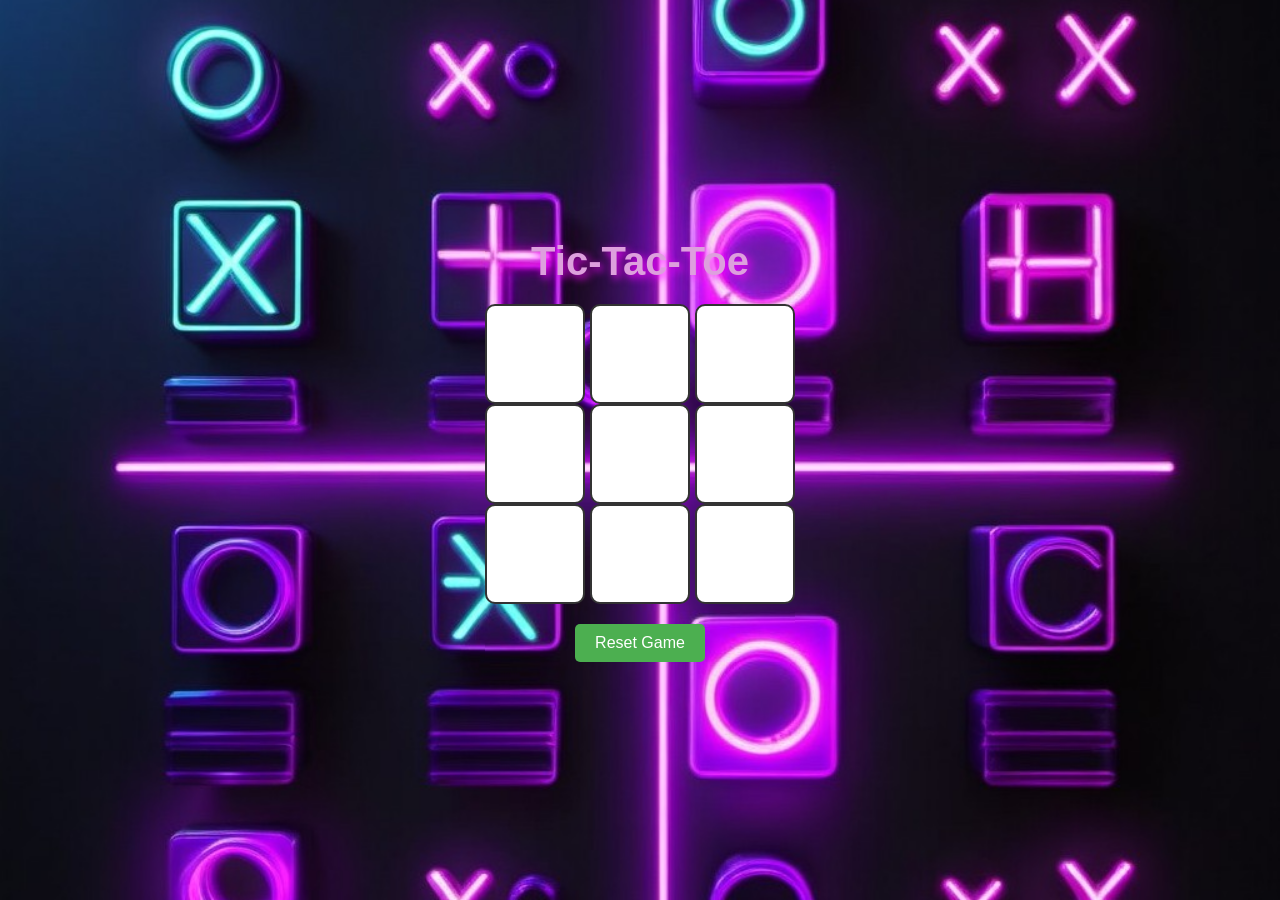
<file: index.html>
<!DOCTYPE html>
<html lang="en">

<head>
  <meta charset="UTF-8">
  <meta name="viewport" content="width=device-width, initial-scale=1.0">
  <title>Tic-Tac-Toe Game</title>
  <link rel="stylesheet" href="style.css">
</head>

<body>
  <div class="container">
    <h1>Tic-Tac-Toe</h1>
    <div class="board">
      <div class="row">
        <button class="cell" id="cell-0"></button>
        <button class="cell" id="cell-1"></button>
        <button class="cell" id="cell-2"></button>
      </div>
      <div class="row">
        <button class="cell" id="cell-3"></button>
        <button class="cell" id="cell-4"></button>
        <button class="cell" id="cell-5"></button>
      </div>
      <div class="row">
        <button class="cell" id="cell-6"></button>
        <button class="cell" id="cell-7"></button>
        <button class="cell" id="cell-8"></button>
      </div>
    </div>
    <div class="status">
      <p id="message" class="message-box">Player X's turn</p>
      <button id="resetButton">Reset Game</button>
    </div>
  </div>

  <script src="script.js"></script>
</body>

</html>
</file>
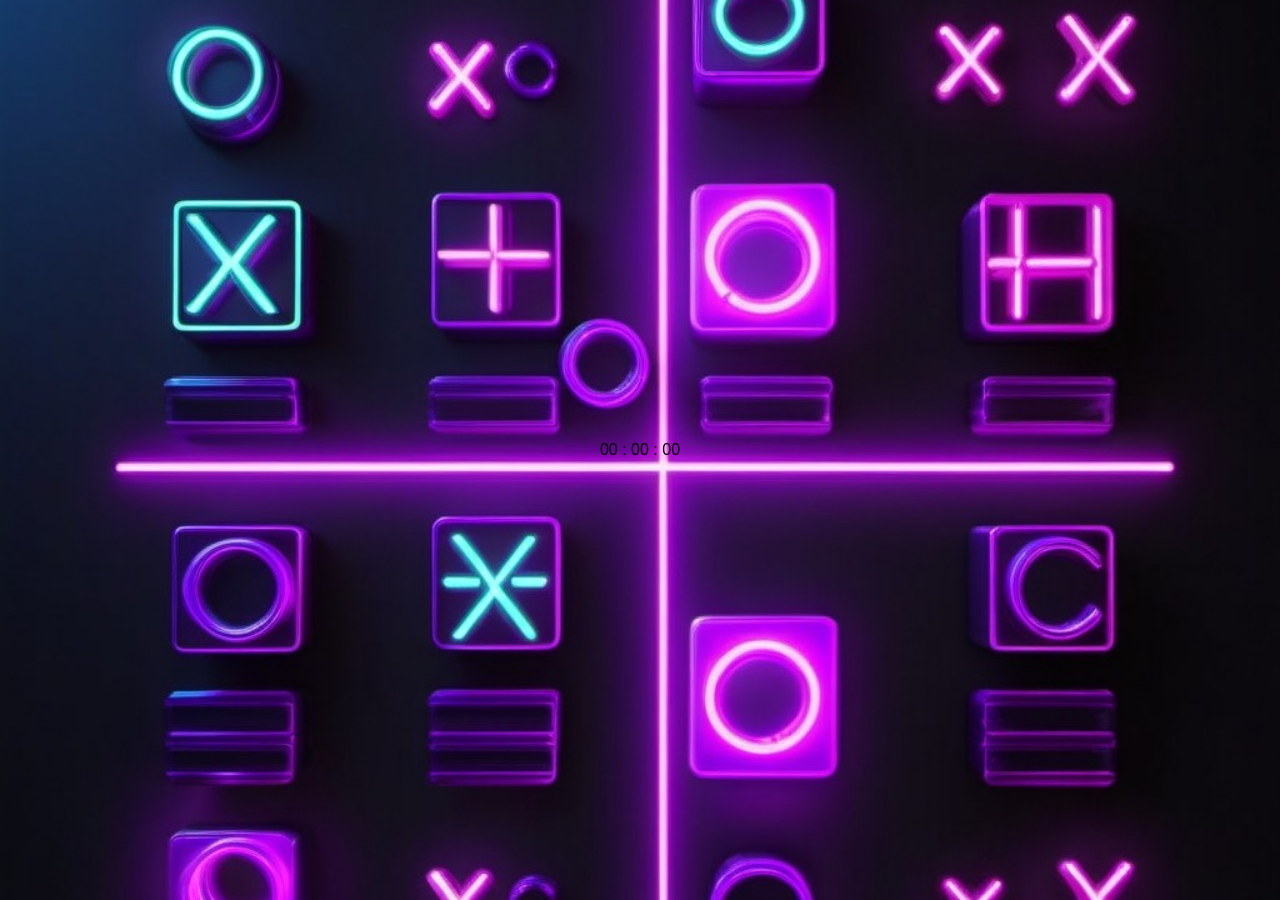
<file: time.html>
<!DOCTYPE html>
<html>
<head>
    <meta charset='utf-8'>
    <meta http-equiv='X-UA-Compatible' content='IE=edge'>
    <title>time</title>
    <meta name='viewport' content='width=device-width, initial-scale=1'>
    <link rel='stylesheet' type='text/css' media='screen' href='style.css'>
    <script src='tm.js'></script>
</head>
<body>
    <div class="hero">
      <div class="box">
        <style></style>
        <div class="clock">
          <span id="hrs">00</span>
          <span>:</span>
          <span id="min">00</span>
          <span>:</span>
          <span id="sec">00</span>
        </div>
      </div>
    </div>
</body>
</html>
</file>
<file: style.css>
* {
    margin: 0;
    padding: 0;
    box-sizing: border-box;
  }
  
  body {
    font-family: Arial, sans-serif;
    display: flex;
    justify-content: center;
    align-items: center;
    height: 100vh;
    background-image: url('d54b38df-72f9-4b84-8944-19dc5c988fb2.jpg'); /* Replace with your background image */
    background-size: cover; /* Cover the entire page */
    background-position: center center; /* Center the background image */
    margin: 0;
    background-attachment: fixed; /* Fix the background image while scrolling */
  }
  
  .container {
    text-align: center;
    background-image: url('d54b38df-72f9-4b84-8944-19dc5c988fb2.jpg'); /* Replace with your background image */
    background-size: cover; /* Cover the entire page */
    background-position: center center; /* Center the background image */
    margin: 0;
    background-attachment: fixed; /* Fix the background image while scrolling */
  }
  
  h1 {
    color:plum;
    font-size: 2.5rem;
    margin-bottom: 20px;
    animation: bounce 1.5s ease-in-out infinite;
    text-shadow: 3px 3px 8px rgb(242, 2, 255);

  }
  
  .board {
    display: grid;
    grid-template-columns: repeat(3, 100px);
    grid-gap: 5px;
    margin: 0 auto;
  }
  
  .cell {
    width: 100px;
    height: 100px;
    font-size: 2rem;
    font-weight: bold;
    color: #333;
    background-color: #fff;
    border: 2px solid #333;
    border-radius: 10px;
    cursor: pointer;
    transition: background-color 0.3s ease;
    display: flex;
    align-items: center;
    justify-content: center;
  }
  
  .cell:hover {
    background-color: #e0e0e0;
  }
  
  .status {
    margin-top: 20px;
  }
  
  #message {
    font-size: 1.5rem;
    margin-bottom: 20px;
  }
  
  #resetButton {
    padding: 10px 20px;
    font-size: 1rem;
    background-color: #4CAF50;
    color: white;
    border: none;
    border-radius: 5px;
    cursor: pointer;
    transition: background-color 0.3s ease;
  }
  
  #resetButton:hover {
    background-color: #45a049;
  }
  
  @media (max-width: 600px) {
    .board {
      grid-template-columns: repeat(3, 80px);
    }
  
    .cell {
      width: 80px;
      height: 80px;
      font-size: 1.5rem;
    }
  
    h1 {
      font-size: 2rem;
    }
  
    #message {
      font-size: 1.2rem;
      box-shadow: #45a049;
    }
  }
  @keyframes bounce {
    0%, 100% {
      transform: translateY(0);
    }
    50% {
      transform: translateY(-100px);
    }
  }
  .message-box {
    display: none; /* Initially hidden */
    background-color:crimson;
    color: #333;
    font-size: 1.5rem;
    padding: 20px;
    margin: 20px 0;
    border-radius: 10px;
    box-shadow:10px 10px 10px;
    border: 2px solid #333;
    animation:fadeIn 0.5s ease-out, scaleUp 0.5s ease-out;
  }
  @keyframes fadeIn {
    from {
      opacity: 0;
    }
    to {
      opacity: 1;
    }
  }
  @keyframes scaleUp {
    from {
      transform: scale(0.8);
    }
    to {
      transform: scale(1);
    }
  }
</file>
